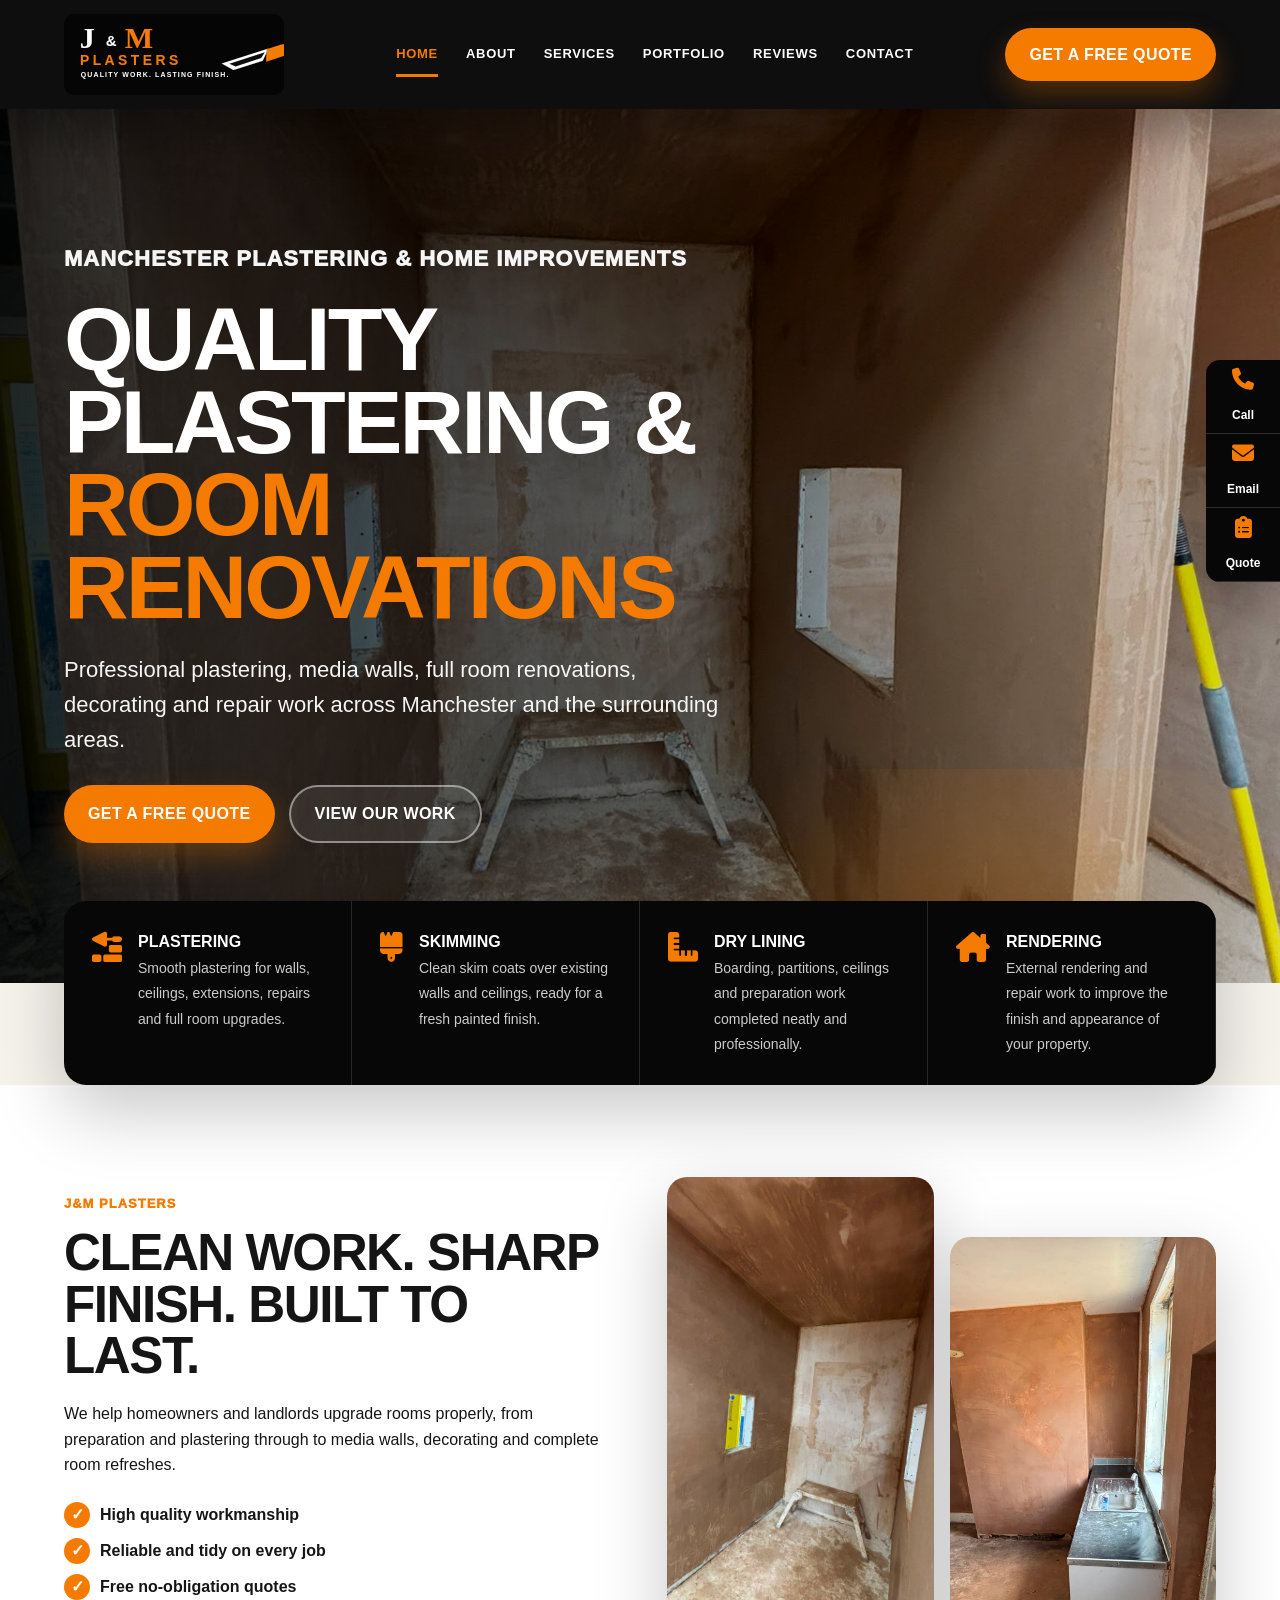
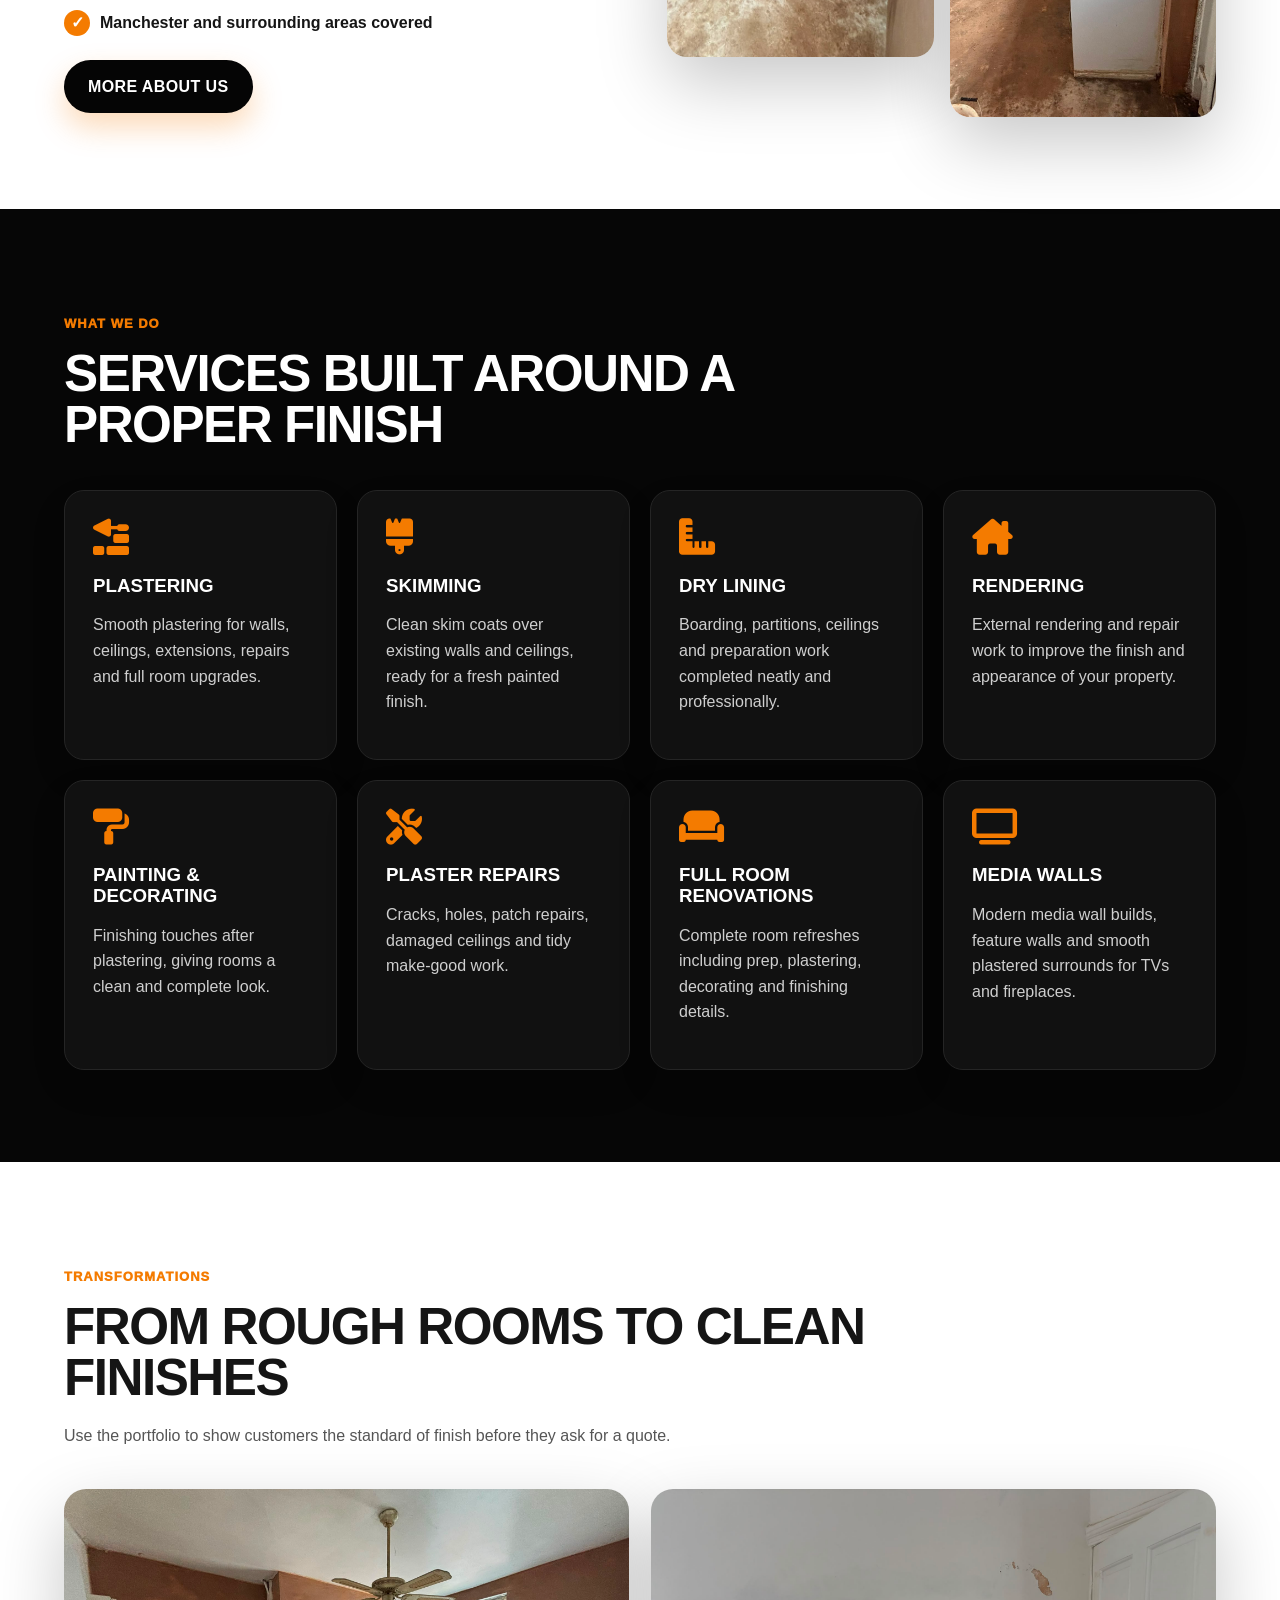
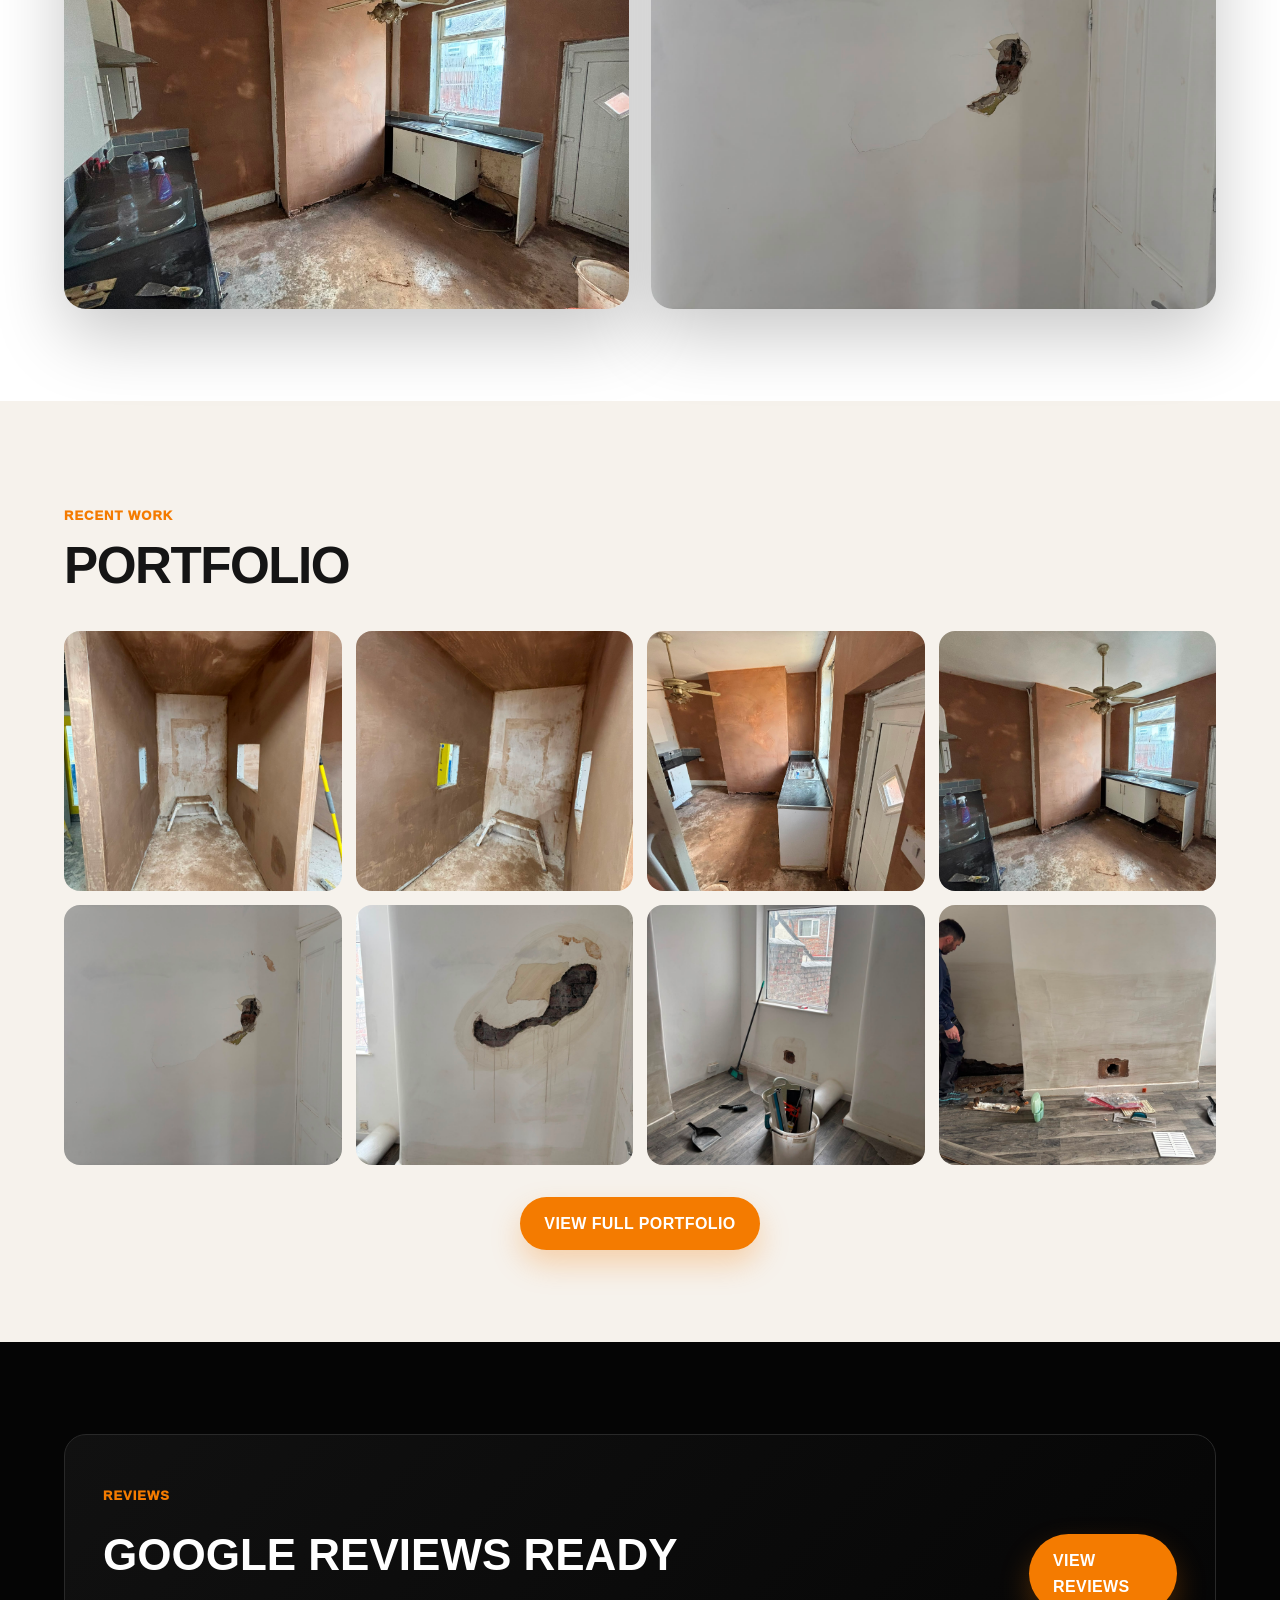
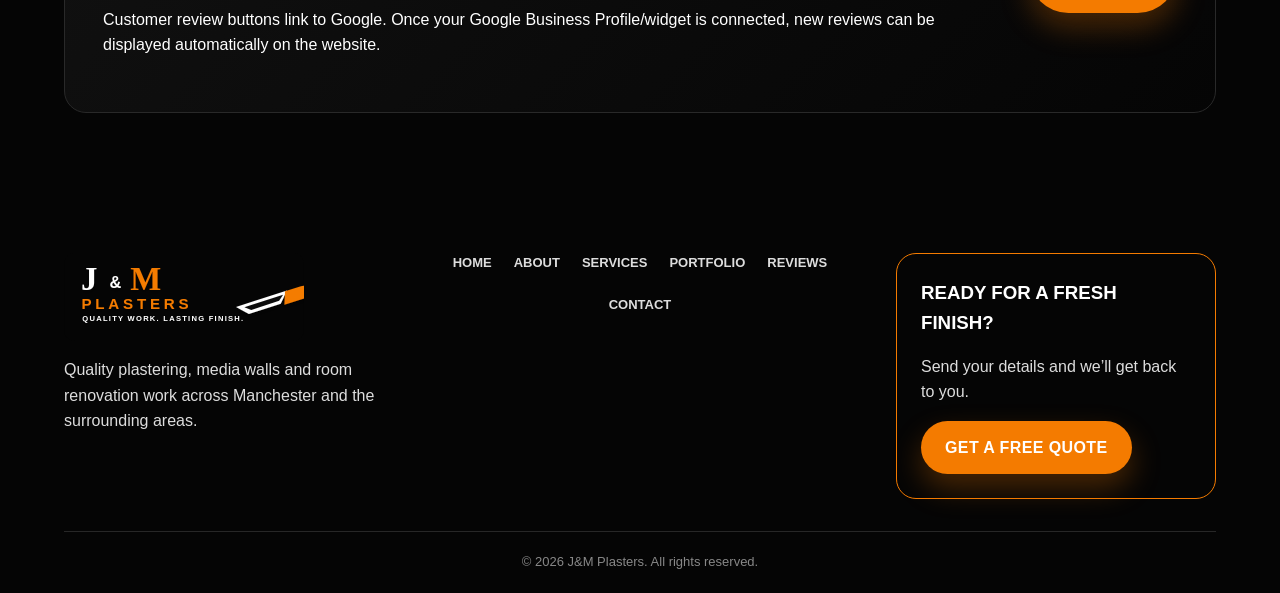
<file: index.html>
<!doctype html>
<html lang="en">
<head>
<meta charset="UTF-8">
<meta name="viewport" content="width=device-width, initial-scale=1.0">
<meta name="description" content="Professional plastering, media walls, full room renovations, skimming, rendering and decorating across Manchester and surrounding areas.">
<meta property="og:title" content="J&amp;M Plasters">
<meta property="og:description" content="Professional plastering, media walls, full room renovations, skimming, rendering and decorating across Manchester and surrounding areas.">
<meta property="og:image" content="images/branding/facebook-cover.svg">
<link rel="icon" href="favicon/favicon.svg">
<link rel="preconnect" href="https://cdnjs.cloudflare.com">
<link rel="stylesheet" href="https://cdnjs.cloudflare.com/ajax/libs/font-awesome/6.5.2/css/all.min.css">
<link rel="stylesheet" href="css/style.css">
<title>J&amp;M Plasters | Plastering &amp; Renovations Manchester</title>
</head>
<body>
<header class="site-header">
  <a class="brand" href="index.html"><img src="images/branding/logo.svg" alt="J&amp;M Plasters logo"></a>
  <button class="menu-toggle" aria-label="Open menu"><span></span><span></span><span></span></button>
  <nav class="nav"><a class="active" href="index.html">Home</a><a class="" href="about.html">About</a><a class="" href="services.html">Services</a><a class="" href="gallery.html">Portfolio</a><a class="" href="reviews.html">Reviews</a><a class="" href="contact.html">Contact</a></nav>
  <a class="header-quote" href="contact.html">Get a Free Quote</a>
</header>
<main>
<section class="hero" style="--hero:url('../images/portfolio/IMG-20260629-WA0004.jpg')">
  <div class="hero-panel reveal"><p class="eyebrow">Manchester plastering & home improvements</p><h1>Quality Plastering & <span>Room Renovations</span></h1><p>Professional plastering, media walls, full room renovations, decorating and repair work across Manchester and the surrounding areas.</p><div class="hero-actions"><a class="btn" href="contact.html">Get a Free Quote</a><a class="btn ghost" href="gallery.html">View Our Work</a></div></div>
</section>
<section class="mini-strip"><div class="mini-service"><i class="fa-solid fa-trowel-bricks"></i><div><strong>Plastering</strong><span>Smooth plastering for walls, ceilings, extensions, repairs and full room upgrades.</span></div></div><div class="mini-service"><i class="fa-solid fa-brush"></i><div><strong>Skimming</strong><span>Clean skim coats over existing walls and ceilings, ready for a fresh painted finish.</span></div></div><div class="mini-service"><i class="fa-solid fa-ruler-combined"></i><div><strong>Dry Lining</strong><span>Boarding, partitions, ceilings and preparation work completed neatly and professionally.</span></div></div><div class="mini-service"><i class="fa-solid fa-house-chimney"></i><div><strong>Rendering</strong><span>External rendering and repair work to improve the finish and appearance of your property.</span></div></div></section>
<section class="section intro-section">
  <div class="intro-copy reveal"><p class="eyebrow">J&amp;M Plasters</p><h2>Clean work. Sharp finish. Built to last.</h2><p>We help homeowners and landlords upgrade rooms properly, from preparation and plastering through to media walls, decorating and complete room refreshes.</p><ul class="check-list"><li>High quality workmanship</li><li>Reliable and tidy on every job</li><li>Free no-obligation quotes</li><li>Manchester and surrounding areas covered</li></ul><a class="btn dark" href="about.html">More About Us</a></div>
  <div class="image-stack reveal"><img src="images/portfolio/IMG-20260629-WA0005.jpg" alt="J&M Plasters portfolio work"><img src="images/portfolio/IMG-20260629-WA0006.jpg" alt="J&M Plasters portfolio work"></div>
</section>
<section class="section dark-section">
  <div class="section-title reveal"><p class="eyebrow">What we do</p><h2>Services built around a proper finish</h2></div>
  <div class="service-grid"><article class="service-card reveal"><i class="fa-solid fa-trowel-bricks"></i><h3>Plastering</h3><p>Smooth plastering for walls, ceilings, extensions, repairs and full room upgrades.</p></article><article class="service-card reveal"><i class="fa-solid fa-brush"></i><h3>Skimming</h3><p>Clean skim coats over existing walls and ceilings, ready for a fresh painted finish.</p></article><article class="service-card reveal"><i class="fa-solid fa-ruler-combined"></i><h3>Dry Lining</h3><p>Boarding, partitions, ceilings and preparation work completed neatly and professionally.</p></article><article class="service-card reveal"><i class="fa-solid fa-house-chimney"></i><h3>Rendering</h3><p>External rendering and repair work to improve the finish and appearance of your property.</p></article><article class="service-card reveal"><i class="fa-solid fa-paint-roller"></i><h3>Painting & Decorating</h3><p>Finishing touches after plastering, giving rooms a clean and complete look.</p></article><article class="service-card reveal"><i class="fa-solid fa-screwdriver-wrench"></i><h3>Plaster Repairs</h3><p>Cracks, holes, patch repairs, damaged ceilings and tidy make-good work.</p></article><article class="service-card reveal"><i class="fa-solid fa-couch"></i><h3>Full Room Renovations</h3><p>Complete room refreshes including prep, plastering, decorating and finishing details.</p></article><article class="service-card reveal"><i class="fa-solid fa-tv"></i><h3>Media Walls</h3><p>Modern media wall builds, feature walls and smooth plastered surrounds for TVs and fireplaces.</p></article></div>
</section>
<section class="section before-after">
  <div class="section-title reveal"><p class="eyebrow">Transformations</p><h2>From rough rooms to clean finishes</h2><p>Use the portfolio to show customers the standard of finish before they ask for a quote.</p></div>
  <div class="ba-grid"><img src="images/portfolio/IMG-20260629-WA0007.jpg" alt="J&M Plasters portfolio work"><img src="images/portfolio/IMG-20260629-WA0009.jpg" alt="J&M Plasters portfolio work"></div>
</section>
<section class="section portfolio-preview">
  <div class="section-title reveal"><p class="eyebrow">Recent work</p><h2>Portfolio</h2></div>
  <div class="preview-grid"><img class="reveal" src="images/portfolio/IMG-20260629-WA0004.jpg" alt="J&M Plasters portfolio work"><img class="reveal" src="images/portfolio/IMG-20260629-WA0005.jpg" alt="J&M Plasters portfolio work"><img class="reveal" src="images/portfolio/IMG-20260629-WA0006.jpg" alt="J&M Plasters portfolio work"><img class="reveal" src="images/portfolio/IMG-20260629-WA0007.jpg" alt="J&M Plasters portfolio work"><img class="reveal" src="images/portfolio/IMG-20260629-WA0009.jpg" alt="J&M Plasters portfolio work"><img class="reveal" src="images/portfolio/IMG-20260629-WA0010.jpg" alt="J&M Plasters portfolio work"><img class="reveal" src="images/portfolio/IMG-20260629-WA0011.jpg" alt="J&M Plasters portfolio work"><img class="reveal" src="images/portfolio/IMG-20260629-WA0012.jpg" alt="J&M Plasters portfolio work"></div>
  <div class="center"><a class="btn" href="gallery.html">View Full Portfolio</a></div>
</section>
<section class="section review-cta">
  <div class="review-box reveal"><div><p class="eyebrow">Reviews</p><h2>Google Reviews ready</h2><p>Customer review buttons link to Google. Once your Google Business Profile/widget is connected, new reviews can be displayed automatically on the website.</p></div><a class="btn" href="reviews.html">View Reviews</a></div>
</section>
</main>
<div class="floating-actions">
  <a href="tel:07534174533" aria-label="Call J&amp;M Plasters"><i class="fa-solid fa-phone"></i><span>Call</span></a>
  <a href="mailto:jandmplastering@gmail.com" aria-label="Email J&amp;M Plasters"><i class="fa-solid fa-envelope"></i><span>Email</span></a>
  <a href="contact.html" aria-label="Get a quote"><i class="fa-solid fa-clipboard-list"></i><span>Quote</span></a>
</div>
<footer class="footer">
  <div class="footer-grid">
    <div><img class="footer-logo" src="images/branding/logo.svg" alt="J&amp;M Plasters logo"><p>Quality plastering, media walls and room renovation work across Manchester and the surrounding areas.</p></div>
    <nav class="footer-nav"><a href="index.html">Home</a><a href="about.html">About</a><a href="services.html">Services</a><a href="gallery.html">Portfolio</a><a href="reviews.html">Reviews</a><a href="contact.html">Contact</a></nav>
    <div class="footer-card"><h3>Ready for a fresh finish?</h3><p>Send your details and we’ll get back to you.</p><a class="btn" href="contact.html">Get a Free Quote</a></div>
  </div>
  <p class="copyright">© 2026 J&amp;M Plasters. All rights reserved.</p>
</footer>
<script src="js/script.js"></script>
</body></html>
</file>
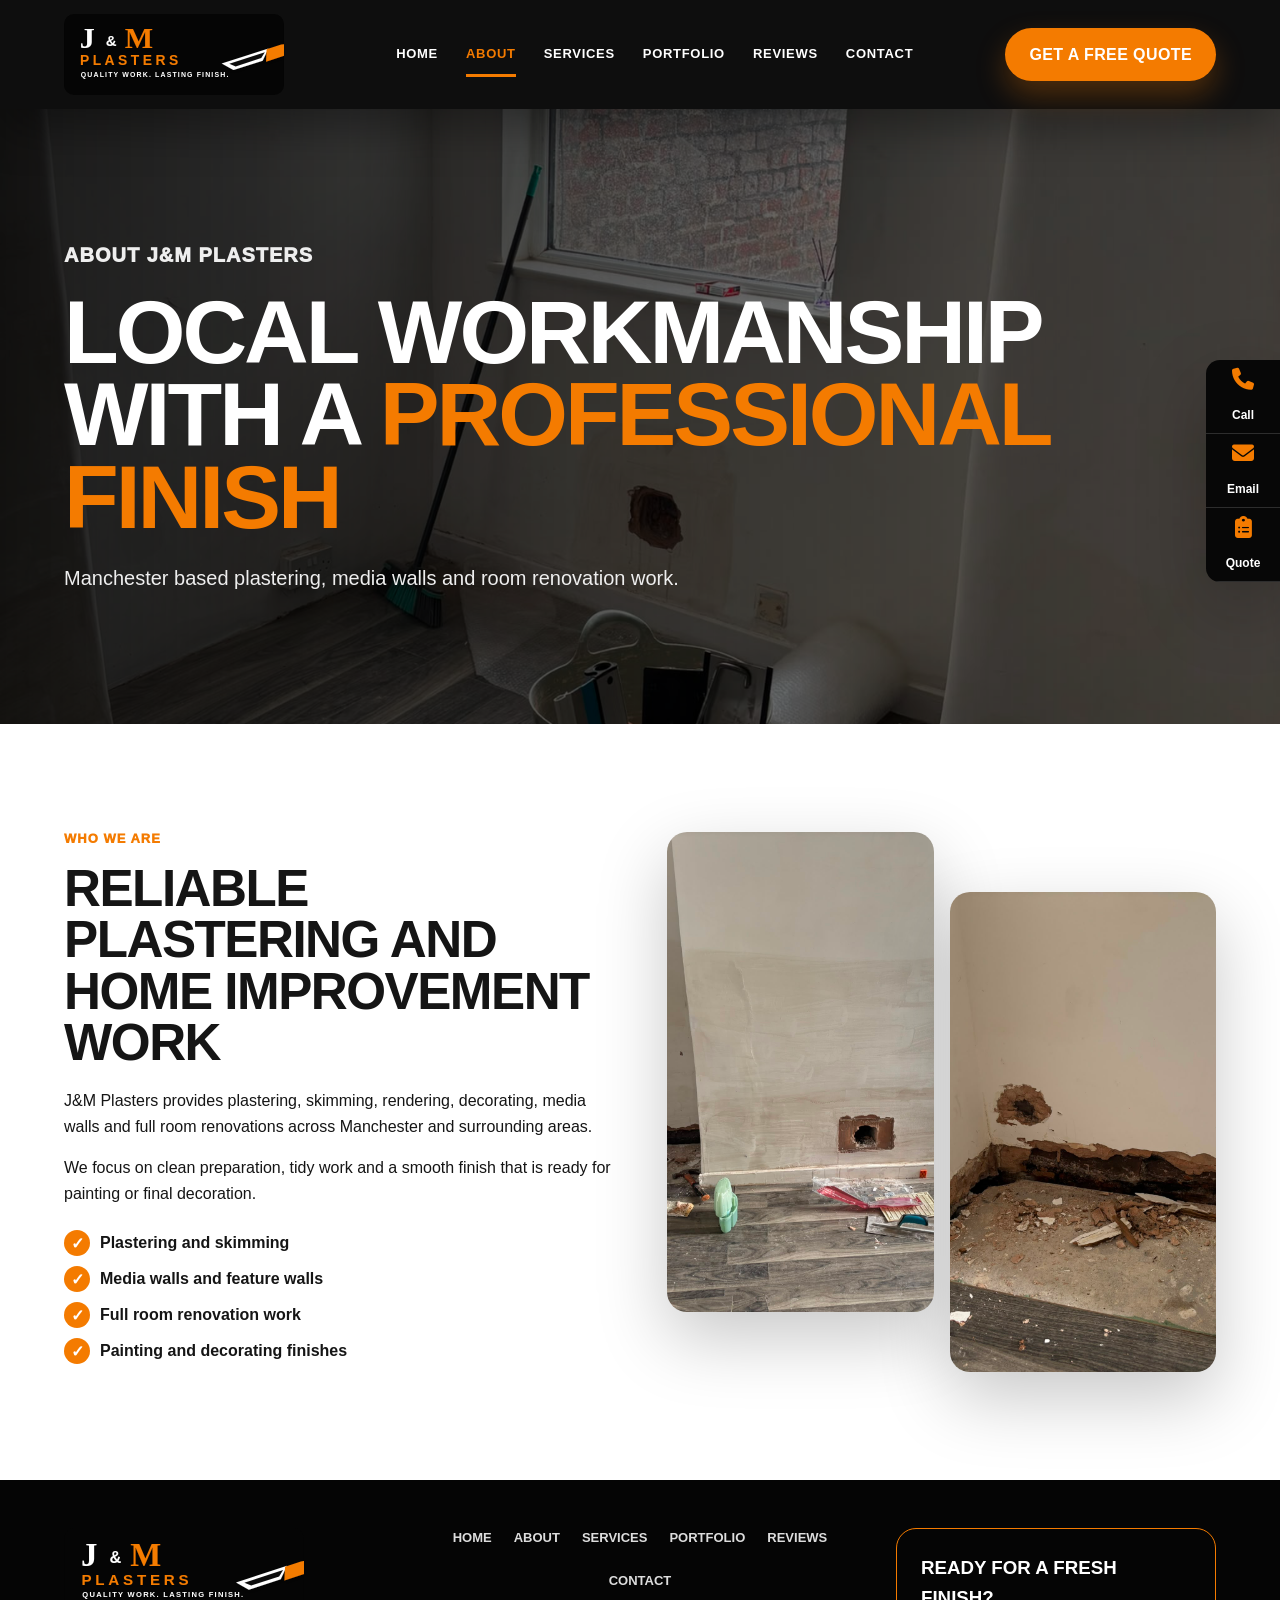
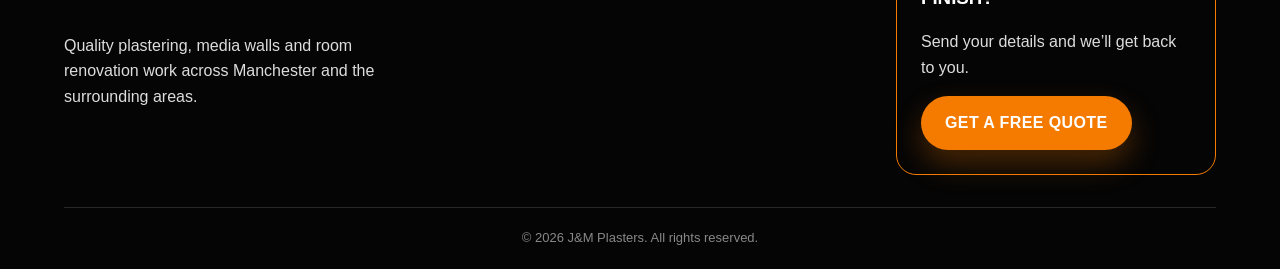
<file: about.html>
<!doctype html>
<html lang="en">
<head>
<meta charset="UTF-8">
<meta name="viewport" content="width=device-width, initial-scale=1.0">
<meta name="description" content="About J&amp;M Plasters, a Manchester based plastering and renovation service covering surrounding areas.">
<meta property="og:title" content="J&amp;M Plasters">
<meta property="og:description" content="About J&amp;M Plasters, a Manchester based plastering and renovation service covering surrounding areas.">
<meta property="og:image" content="images/branding/facebook-cover.svg">
<link rel="icon" href="favicon/favicon.svg">
<link rel="preconnect" href="https://cdnjs.cloudflare.com">
<link rel="stylesheet" href="https://cdnjs.cloudflare.com/ajax/libs/font-awesome/6.5.2/css/all.min.css">
<link rel="stylesheet" href="css/style.css">
<title>About | J&amp;M Plasters</title>
</head>
<body>
<header class="site-header">
  <a class="brand" href="index.html"><img src="images/branding/logo.svg" alt="J&amp;M Plasters logo"></a>
  <button class="menu-toggle" aria-label="Open menu"><span></span><span></span><span></span></button>
  <nav class="nav"><a class="" href="index.html">Home</a><a class="active" href="about.html">About</a><a class="" href="services.html">Services</a><a class="" href="gallery.html">Portfolio</a><a class="" href="reviews.html">Reviews</a><a class="" href="contact.html">Contact</a></nav>
  <a class="header-quote" href="contact.html">Get a Free Quote</a>
</header>
<main><section class="page-hero" style="--hero:url('../images/portfolio/IMG-20260629-WA0011.jpg')"><p class="eyebrow">About J&amp;M Plasters</p><h1>Local Workmanship With a <span>Professional Finish</span></h1><p>Manchester based plastering, media walls and room renovation work.</p></section><section class="section intro-section"><div class="intro-copy"><p class="eyebrow">Who we are</p><h2>Reliable plastering and home improvement work</h2><p>J&amp;M Plasters provides plastering, skimming, rendering, decorating, media walls and full room renovations across Manchester and surrounding areas.</p><p>We focus on clean preparation, tidy work and a smooth finish that is ready for painting or final decoration.</p><ul class="check-list"><li>Plastering and skimming</li><li>Media walls and feature walls</li><li>Full room renovation work</li><li>Painting and decorating finishes</li></ul></div><div class="image-stack"><img src="images/portfolio/IMG-20260629-WA0012.jpg" alt="J&M Plasters portfolio work"><img src="images/portfolio/IMG-20260629-WA0013.jpg" alt="J&M Plasters portfolio work"></div></section></main><div class="floating-actions">
  <a href="tel:07534174533" aria-label="Call J&amp;M Plasters"><i class="fa-solid fa-phone"></i><span>Call</span></a>
  <a href="mailto:jandmplastering@gmail.com" aria-label="Email J&amp;M Plasters"><i class="fa-solid fa-envelope"></i><span>Email</span></a>
  <a href="contact.html" aria-label="Get a quote"><i class="fa-solid fa-clipboard-list"></i><span>Quote</span></a>
</div>
<footer class="footer">
  <div class="footer-grid">
    <div><img class="footer-logo" src="images/branding/logo.svg" alt="J&amp;M Plasters logo"><p>Quality plastering, media walls and room renovation work across Manchester and the surrounding areas.</p></div>
    <nav class="footer-nav"><a href="index.html">Home</a><a href="about.html">About</a><a href="services.html">Services</a><a href="gallery.html">Portfolio</a><a href="reviews.html">Reviews</a><a href="contact.html">Contact</a></nav>
    <div class="footer-card"><h3>Ready for a fresh finish?</h3><p>Send your details and we’ll get back to you.</p><a class="btn" href="contact.html">Get a Free Quote</a></div>
  </div>
  <p class="copyright">© 2026 J&amp;M Plasters. All rights reserved.</p>
</footer>
<script src="js/script.js"></script></body></html>
</file>
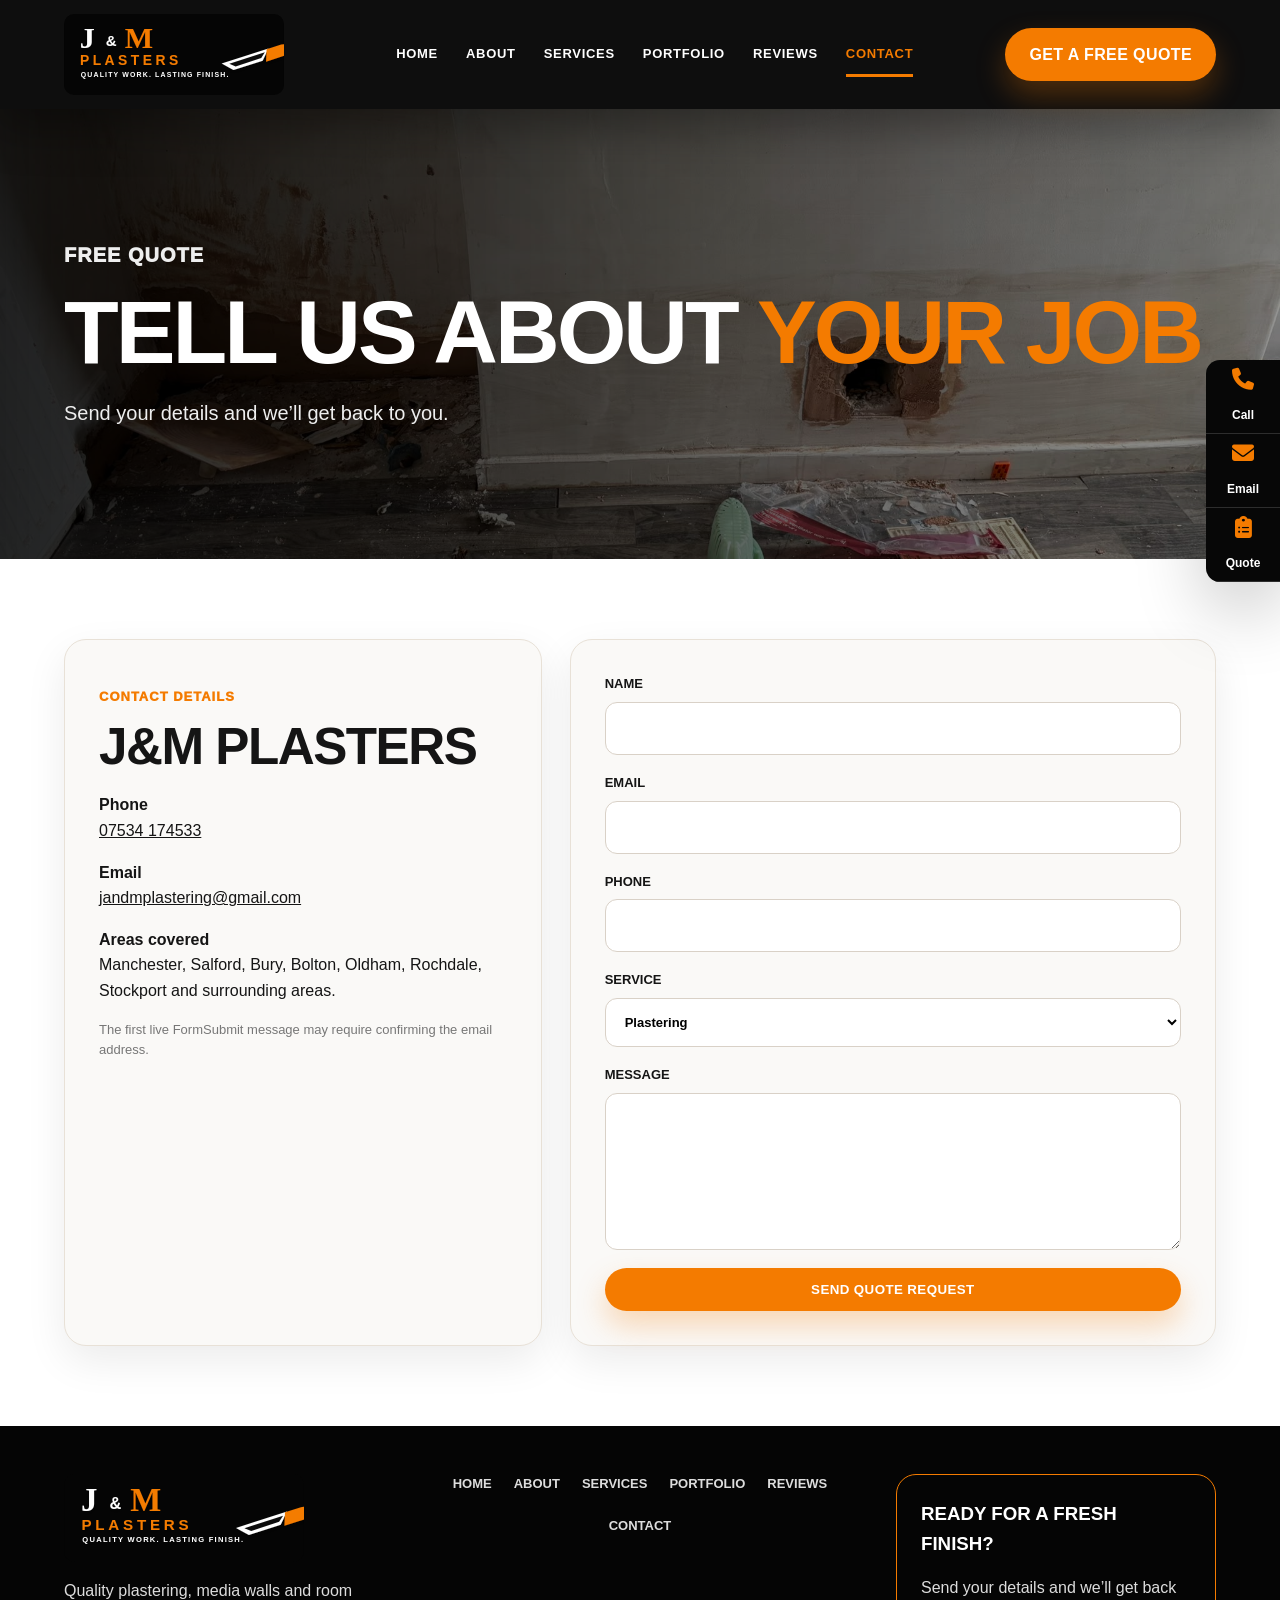
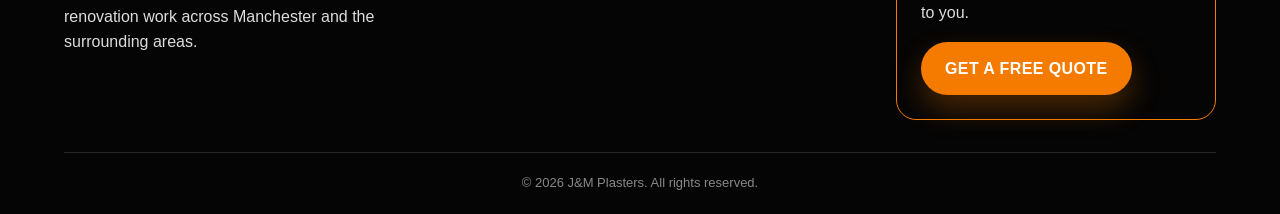
<file: contact.html>
<!doctype html>
<html lang="en">
<head>
<meta charset="UTF-8">
<meta name="viewport" content="width=device-width, initial-scale=1.0">
<meta name="description" content="Contact J&amp;M Plasters for a free plastering, media wall or room renovation quote across Manchester.">
<meta property="og:title" content="J&amp;M Plasters">
<meta property="og:description" content="Contact J&amp;M Plasters for a free plastering, media wall or room renovation quote across Manchester.">
<meta property="og:image" content="images/branding/facebook-cover.svg">
<link rel="icon" href="favicon/favicon.svg">
<link rel="preconnect" href="https://cdnjs.cloudflare.com">
<link rel="stylesheet" href="https://cdnjs.cloudflare.com/ajax/libs/font-awesome/6.5.2/css/all.min.css">
<link rel="stylesheet" href="css/style.css">
<title>Contact | J&amp;M Plasters</title>
</head>
<body>
<header class="site-header">
  <a class="brand" href="index.html"><img src="images/branding/logo.svg" alt="J&amp;M Plasters logo"></a>
  <button class="menu-toggle" aria-label="Open menu"><span></span><span></span><span></span></button>
  <nav class="nav"><a class="" href="index.html">Home</a><a class="" href="about.html">About</a><a class="" href="services.html">Services</a><a class="" href="gallery.html">Portfolio</a><a class="" href="reviews.html">Reviews</a><a class="active" href="contact.html">Contact</a></nav>
  <a class="header-quote" href="contact.html">Get a Free Quote</a>
</header>
<main><section class="page-hero" style="--hero:url('../images/portfolio/IMG-20260629-WA0016(1).jpg')"><p class="eyebrow">Free quote</p><h1>Tell Us About <span>Your Job</span></h1><p>Send your details and we’ll get back to you.</p></section><section class="contact-layout"><aside class="contact-card"><p class="eyebrow">Contact details</p><h2>J&amp;M Plasters</h2><p><strong>Phone</strong><br><a href="tel:07534174533">07534 174533</a></p><p><strong>Email</strong><br><a href="mailto:jandmplastering@gmail.com">jandmplastering@gmail.com</a></p><p><strong>Areas covered</strong><br>Manchester, Salford, Bury, Bolton, Oldham, Rochdale, Stockport and surrounding areas.</p><p class="notice">The first live FormSubmit message may require confirming the email address.</p></aside><form class="quote-form" action="https://formsubmit.co/jandmplastering@gmail.com" method="POST"><input type="hidden" name="_subject" value="New quote request from J&M Plasters website"><input type="hidden" name="_captcha" value="false"><label>Name<input name="name" required></label><label>Email<input type="email" name="email" required></label><label>Phone<input name="phone"></label><label>Service<select name="service"><option>Plastering</option><option>Skimming</option><option>Media Wall</option><option>Full Room Renovation</option><option>Painting & Decorating</option><option>Rendering</option><option>Repair Work</option></select></label><label>Message<textarea name="message" rows="6" required></textarea></label><button class="btn" type="submit">Send Quote Request</button></form></section></main><div class="floating-actions">
  <a href="tel:07534174533" aria-label="Call J&amp;M Plasters"><i class="fa-solid fa-phone"></i><span>Call</span></a>
  <a href="mailto:jandmplastering@gmail.com" aria-label="Email J&amp;M Plasters"><i class="fa-solid fa-envelope"></i><span>Email</span></a>
  <a href="contact.html" aria-label="Get a quote"><i class="fa-solid fa-clipboard-list"></i><span>Quote</span></a>
</div>
<footer class="footer">
  <div class="footer-grid">
    <div><img class="footer-logo" src="images/branding/logo.svg" alt="J&amp;M Plasters logo"><p>Quality plastering, media walls and room renovation work across Manchester and the surrounding areas.</p></div>
    <nav class="footer-nav"><a href="index.html">Home</a><a href="about.html">About</a><a href="services.html">Services</a><a href="gallery.html">Portfolio</a><a href="reviews.html">Reviews</a><a href="contact.html">Contact</a></nav>
    <div class="footer-card"><h3>Ready for a fresh finish?</h3><p>Send your details and we’ll get back to you.</p><a class="btn" href="contact.html">Get a Free Quote</a></div>
  </div>
  <p class="copyright">© 2026 J&amp;M Plasters. All rights reserved.</p>
</footer>
<script src="js/script.js"></script></body></html>
</file>
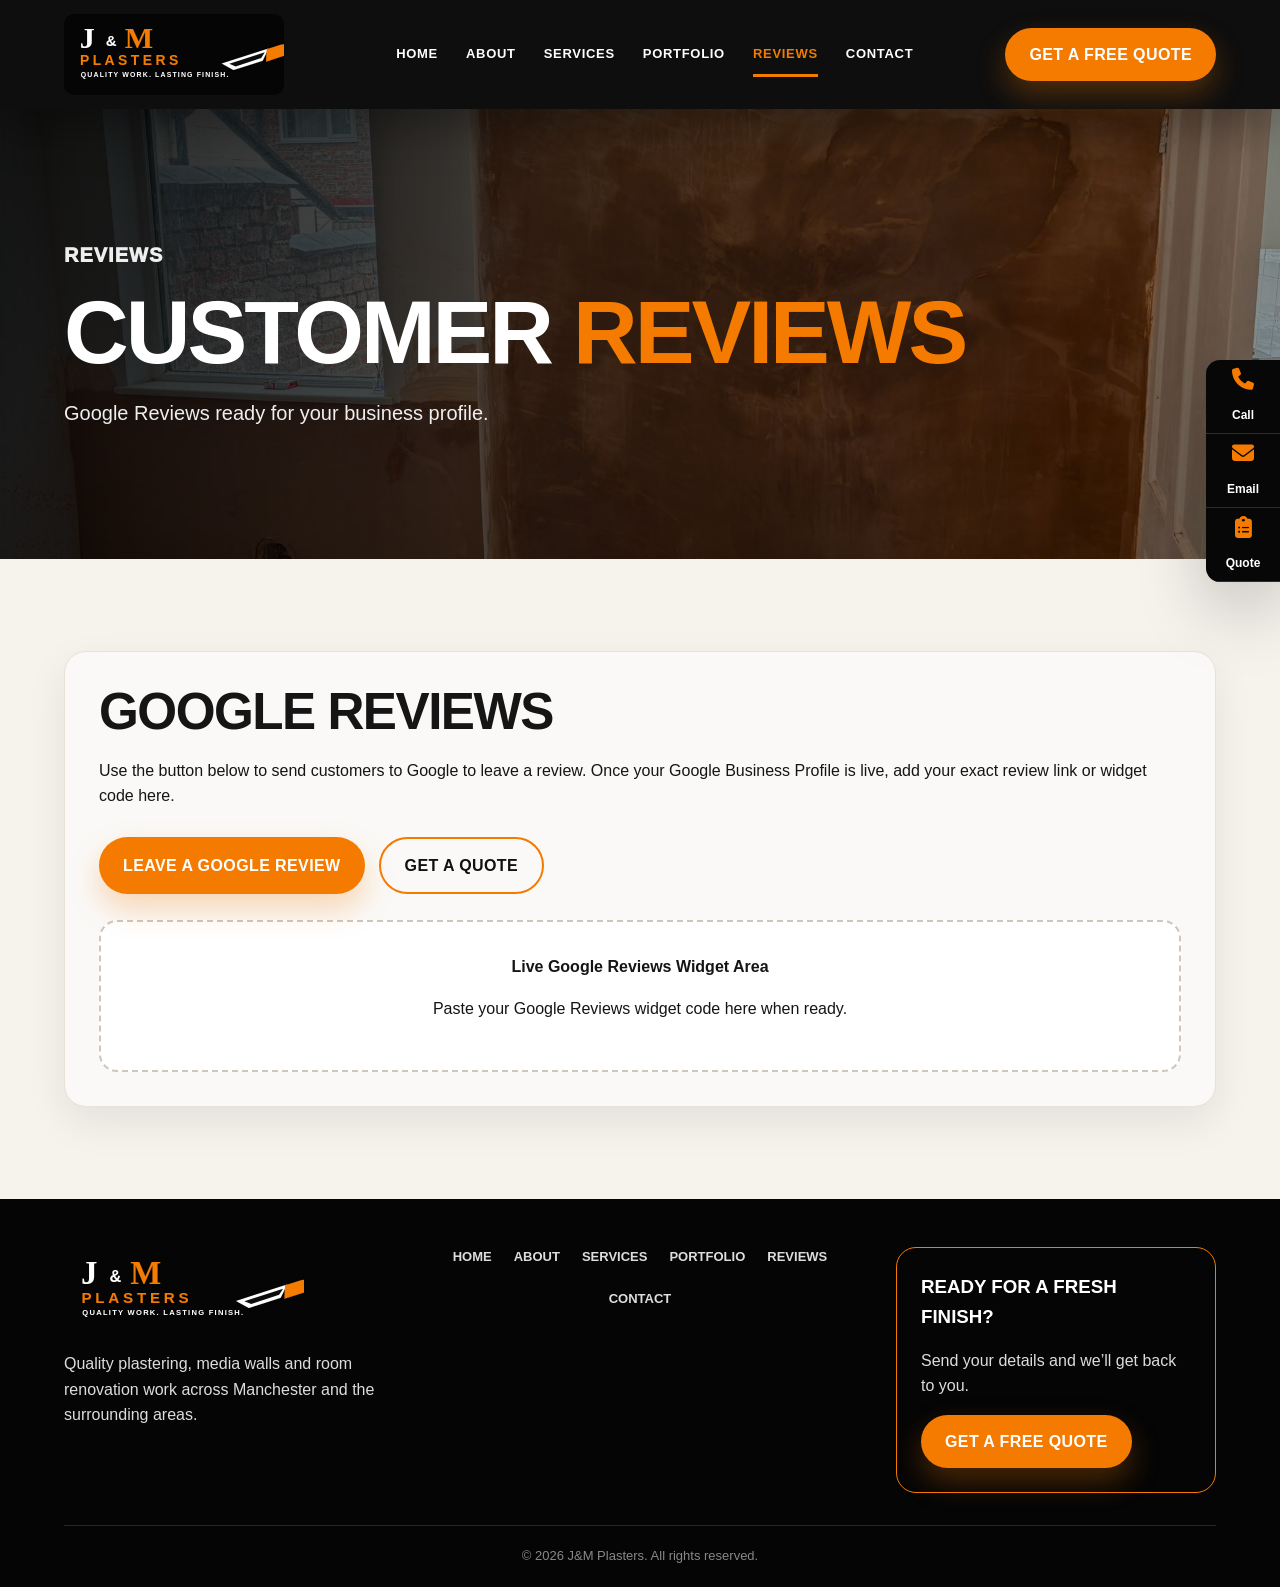
<file: reviews.html>
<!doctype html>
<html lang="en">
<head>
<meta charset="UTF-8">
<meta name="viewport" content="width=device-width, initial-scale=1.0">
<meta name="description" content="Leave a Google review for J&amp;M Plasters or connect a Google Reviews widget to display live reviews.">
<meta property="og:title" content="J&amp;M Plasters">
<meta property="og:description" content="Leave a Google review for J&amp;M Plasters or connect a Google Reviews widget to display live reviews.">
<meta property="og:image" content="images/branding/facebook-cover.svg">
<link rel="icon" href="favicon/favicon.svg">
<link rel="preconnect" href="https://cdnjs.cloudflare.com">
<link rel="stylesheet" href="https://cdnjs.cloudflare.com/ajax/libs/font-awesome/6.5.2/css/all.min.css">
<link rel="stylesheet" href="css/style.css">
<title>Reviews | J&amp;M Plasters</title>
</head>
<body>
<header class="site-header">
  <a class="brand" href="index.html"><img src="images/branding/logo.svg" alt="J&amp;M Plasters logo"></a>
  <button class="menu-toggle" aria-label="Open menu"><span></span><span></span><span></span></button>
  <nav class="nav"><a class="" href="index.html">Home</a><a class="" href="about.html">About</a><a class="" href="services.html">Services</a><a class="" href="gallery.html">Portfolio</a><a class="active" href="reviews.html">Reviews</a><a class="" href="contact.html">Contact</a></nav>
  <a class="header-quote" href="contact.html">Get a Free Quote</a>
</header>
<main><section class="page-hero" style="--hero:url('../images/portfolio/IMG-20260629-WA0015.jpg')"><p class="eyebrow">Reviews</p><h1>Customer <span>Reviews</span></h1><p>Google Reviews ready for your business profile.</p></section><section class="section"><div class="review-widget-card"><h2>Google Reviews</h2><p>Use the button below to send customers to Google to leave a review. Once your Google Business Profile is live, add your exact review link or widget code here.</p><div class="hero-actions"><a class="btn" href="https://www.google.com/search?q=J%26M+Plasters+Manchester+reviews" target="_blank" rel="noopener">Leave a Google Review</a><a class="btn ghost-dark" href="contact.html">Get a Quote</a></div><div class="widget-placeholder"><strong>Live Google Reviews Widget Area</strong><p>Paste your Google Reviews widget code here when ready.</p></div></div></section></main><div class="floating-actions">
  <a href="tel:07534174533" aria-label="Call J&amp;M Plasters"><i class="fa-solid fa-phone"></i><span>Call</span></a>
  <a href="mailto:jandmplastering@gmail.com" aria-label="Email J&amp;M Plasters"><i class="fa-solid fa-envelope"></i><span>Email</span></a>
  <a href="contact.html" aria-label="Get a quote"><i class="fa-solid fa-clipboard-list"></i><span>Quote</span></a>
</div>
<footer class="footer">
  <div class="footer-grid">
    <div><img class="footer-logo" src="images/branding/logo.svg" alt="J&amp;M Plasters logo"><p>Quality plastering, media walls and room renovation work across Manchester and the surrounding areas.</p></div>
    <nav class="footer-nav"><a href="index.html">Home</a><a href="about.html">About</a><a href="services.html">Services</a><a href="gallery.html">Portfolio</a><a href="reviews.html">Reviews</a><a href="contact.html">Contact</a></nav>
    <div class="footer-card"><h3>Ready for a fresh finish?</h3><p>Send your details and we’ll get back to you.</p><a class="btn" href="contact.html">Get a Free Quote</a></div>
  </div>
  <p class="copyright">© 2026 J&amp;M Plasters. All rights reserved.</p>
</footer>
<script src="js/script.js"></script></body></html>
</file>
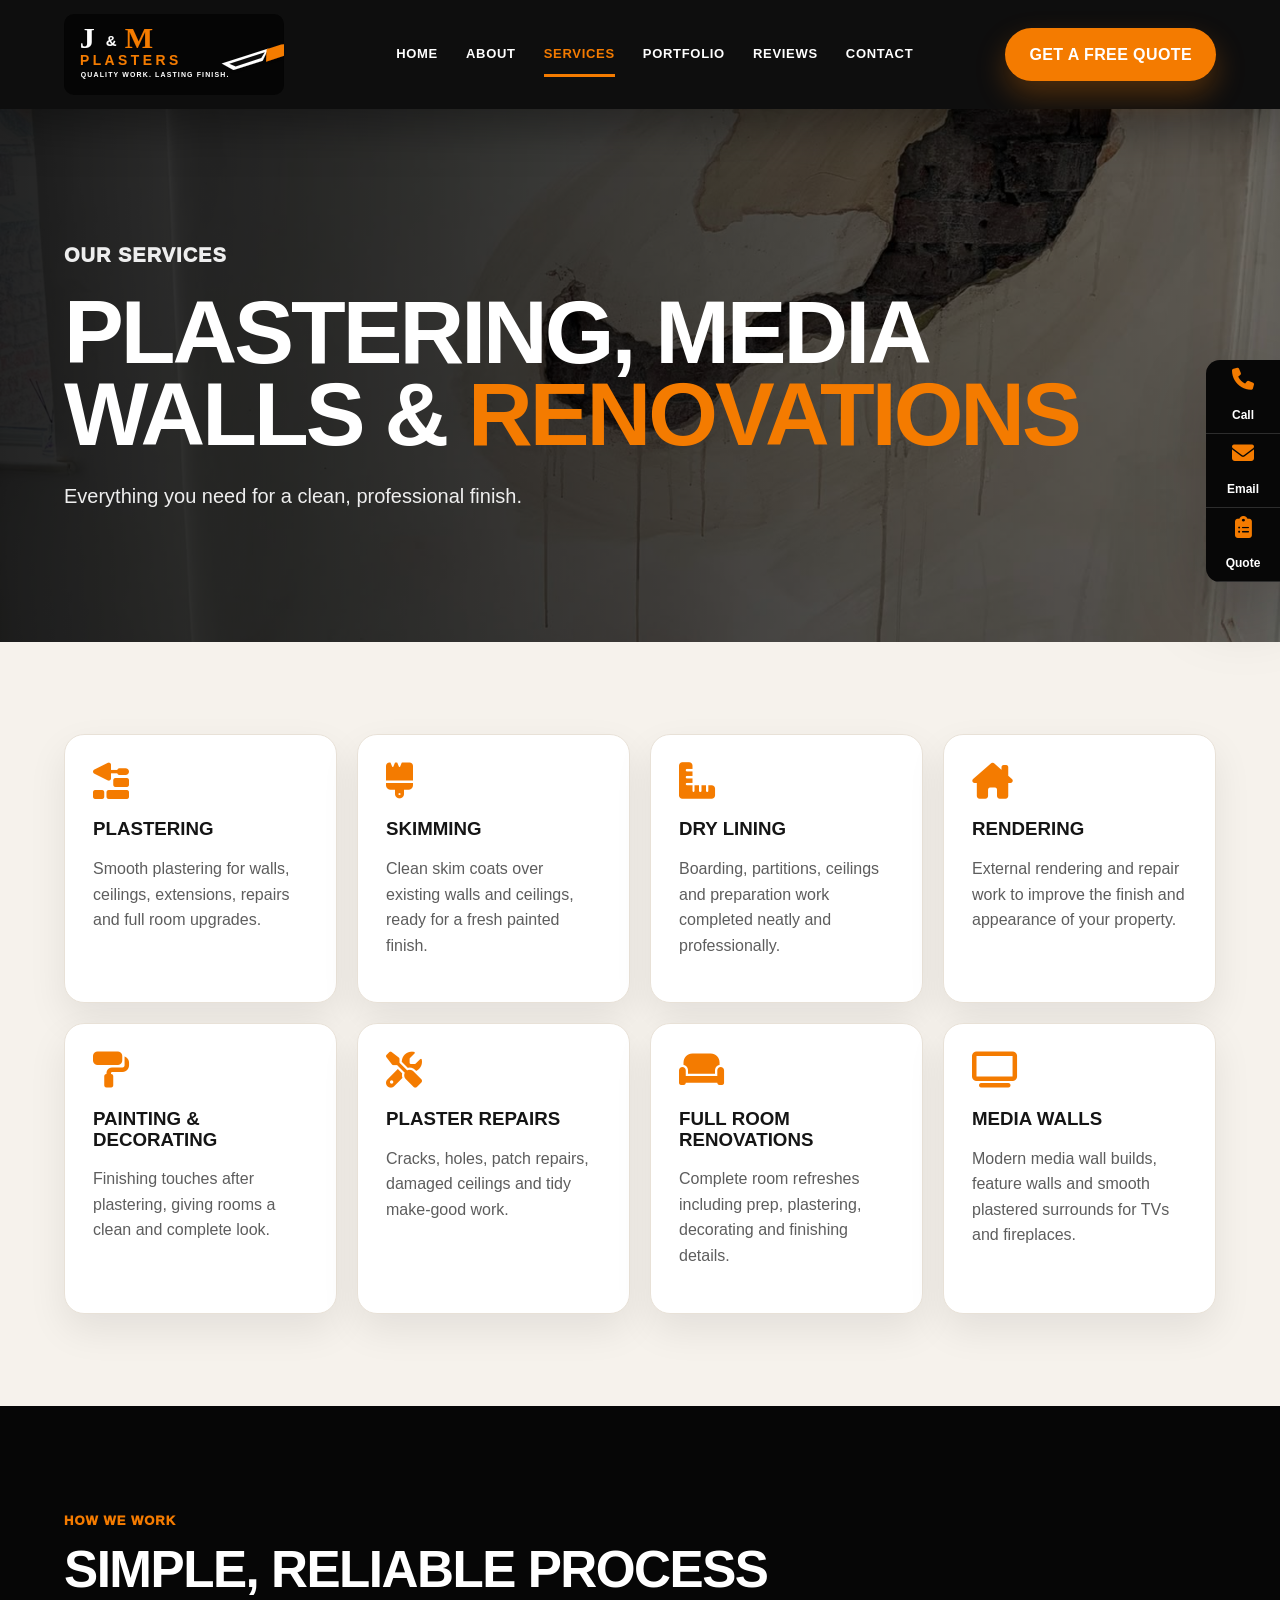
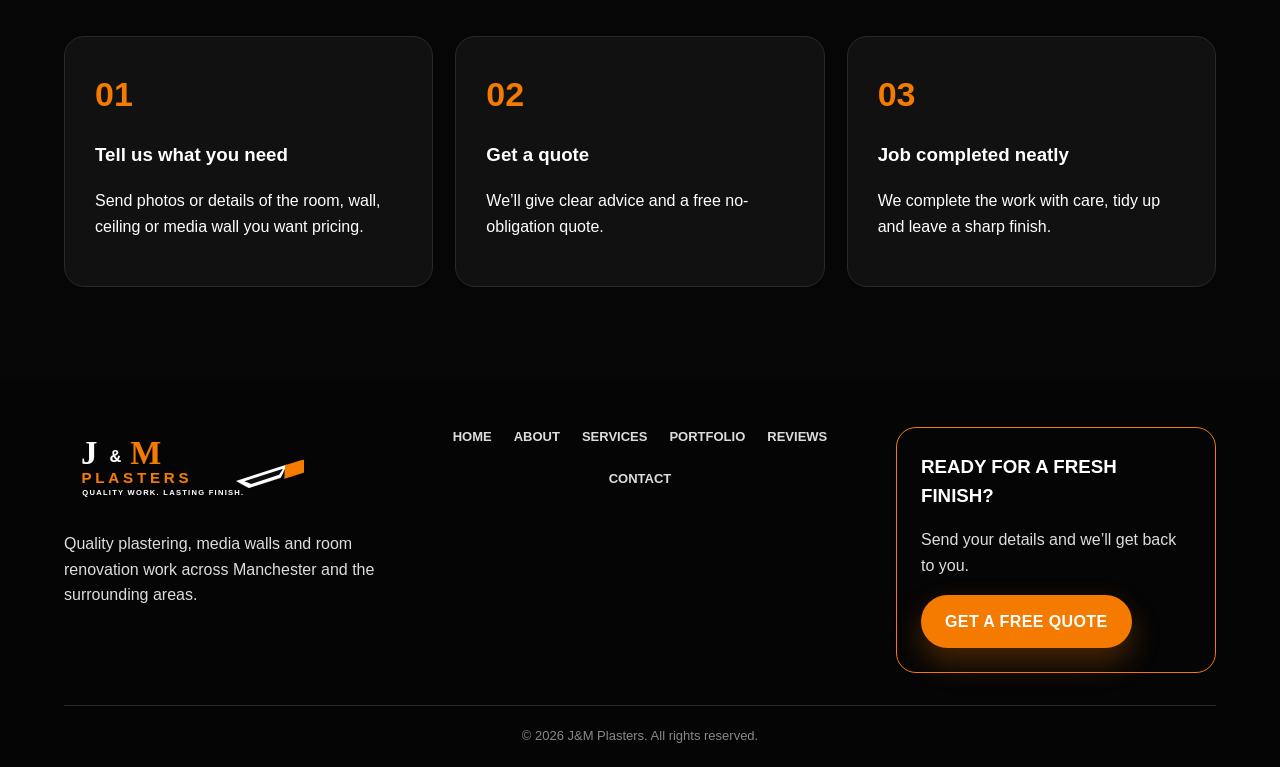
<file: services.html>
<!doctype html>
<html lang="en">
<head>
<meta charset="UTF-8">
<meta name="viewport" content="width=device-width, initial-scale=1.0">
<meta name="description" content="Plastering, skimming, rendering, dry lining, painting and decorating, media walls and full room renovations in Manchester.">
<meta property="og:title" content="J&amp;M Plasters">
<meta property="og:description" content="Plastering, skimming, rendering, dry lining, painting and decorating, media walls and full room renovations in Manchester.">
<meta property="og:image" content="images/branding/facebook-cover.svg">
<link rel="icon" href="favicon/favicon.svg">
<link rel="preconnect" href="https://cdnjs.cloudflare.com">
<link rel="stylesheet" href="https://cdnjs.cloudflare.com/ajax/libs/font-awesome/6.5.2/css/all.min.css">
<link rel="stylesheet" href="css/style.css">
<title>Services | J&amp;M Plasters</title>
</head>
<body>
<header class="site-header">
  <a class="brand" href="index.html"><img src="images/branding/logo.svg" alt="J&amp;M Plasters logo"></a>
  <button class="menu-toggle" aria-label="Open menu"><span></span><span></span><span></span></button>
  <nav class="nav"><a class="" href="index.html">Home</a><a class="" href="about.html">About</a><a class="active" href="services.html">Services</a><a class="" href="gallery.html">Portfolio</a><a class="" href="reviews.html">Reviews</a><a class="" href="contact.html">Contact</a></nav>
  <a class="header-quote" href="contact.html">Get a Free Quote</a>
</header>
<main><section class="page-hero" style="--hero:url('../images/portfolio/IMG-20260629-WA0010.jpg')"><p class="eyebrow">Our services</p><h1>Plastering, Media Walls & <span>Renovations</span></h1><p>Everything you need for a clean, professional finish.</p></section><section class="section"><div class="service-grid"><article class="service-card reveal"><i class="fa-solid fa-trowel-bricks"></i><h3>Plastering</h3><p>Smooth plastering for walls, ceilings, extensions, repairs and full room upgrades.</p></article><article class="service-card reveal"><i class="fa-solid fa-brush"></i><h3>Skimming</h3><p>Clean skim coats over existing walls and ceilings, ready for a fresh painted finish.</p></article><article class="service-card reveal"><i class="fa-solid fa-ruler-combined"></i><h3>Dry Lining</h3><p>Boarding, partitions, ceilings and preparation work completed neatly and professionally.</p></article><article class="service-card reveal"><i class="fa-solid fa-house-chimney"></i><h3>Rendering</h3><p>External rendering and repair work to improve the finish and appearance of your property.</p></article><article class="service-card reveal"><i class="fa-solid fa-paint-roller"></i><h3>Painting & Decorating</h3><p>Finishing touches after plastering, giving rooms a clean and complete look.</p></article><article class="service-card reveal"><i class="fa-solid fa-screwdriver-wrench"></i><h3>Plaster Repairs</h3><p>Cracks, holes, patch repairs, damaged ceilings and tidy make-good work.</p></article><article class="service-card reveal"><i class="fa-solid fa-couch"></i><h3>Full Room Renovations</h3><p>Complete room refreshes including prep, plastering, decorating and finishing details.</p></article><article class="service-card reveal"><i class="fa-solid fa-tv"></i><h3>Media Walls</h3><p>Modern media wall builds, feature walls and smooth plastered surrounds for TVs and fireplaces.</p></article></div></section><section class="section dark-section"><div class="section-title"><p class="eyebrow">How we work</p><h2>Simple, reliable process</h2></div><div class="steps"><div><b>01</b><h3>Tell us what you need</h3><p>Send photos or details of the room, wall, ceiling or media wall you want pricing.</p></div><div><b>02</b><h3>Get a quote</h3><p>We’ll give clear advice and a free no-obligation quote.</p></div><div><b>03</b><h3>Job completed neatly</h3><p>We complete the work with care, tidy up and leave a sharp finish.</p></div></div></section></main><div class="floating-actions">
  <a href="tel:07534174533" aria-label="Call J&amp;M Plasters"><i class="fa-solid fa-phone"></i><span>Call</span></a>
  <a href="mailto:jandmplastering@gmail.com" aria-label="Email J&amp;M Plasters"><i class="fa-solid fa-envelope"></i><span>Email</span></a>
  <a href="contact.html" aria-label="Get a quote"><i class="fa-solid fa-clipboard-list"></i><span>Quote</span></a>
</div>
<footer class="footer">
  <div class="footer-grid">
    <div><img class="footer-logo" src="images/branding/logo.svg" alt="J&amp;M Plasters logo"><p>Quality plastering, media walls and room renovation work across Manchester and the surrounding areas.</p></div>
    <nav class="footer-nav"><a href="index.html">Home</a><a href="about.html">About</a><a href="services.html">Services</a><a href="gallery.html">Portfolio</a><a href="reviews.html">Reviews</a><a href="contact.html">Contact</a></nav>
    <div class="footer-card"><h3>Ready for a fresh finish?</h3><p>Send your details and we’ll get back to you.</p><a class="btn" href="contact.html">Get a Free Quote</a></div>
  </div>
  <p class="copyright">© 2026 J&amp;M Plasters. All rights reserved.</p>
</footer>
<script src="js/script.js"></script></body></html>
</file>
<file: css/style.css>
:root{--orange:#f47b00;--orange2:#ff9a1f;--black:#050505;--soft:#f6f2ec;--text:#151515;--muted:#686868;--border:#e8e1d7;--shadow:0 26px 70px rgba(0,0,0,.22)}*{box-sizing:border-box}html{scroll-behavior:smooth}body{margin:0;font-family:Inter,Arial,Helvetica,sans-serif;background:var(--soft);color:var(--text);line-height:1.6}img{display:block;max-width:100%}a{color:inherit}.site-header{position:sticky;top:0;z-index:50;background:rgba(5,5,5,.96);backdrop-filter:blur(14px);display:grid;grid-template-columns:240px 1fr auto;align-items:center;gap:28px;padding:14px 5%;box-shadow:0 18px 45px rgba(0,0,0,.36)}.brand img{width:220px}.nav{display:flex;justify-content:center;gap:28px}.nav a{color:#fff;text-decoration:none;text-transform:uppercase;font-weight:900;font-size:13px;letter-spacing:.7px;position:relative}.nav a:hover,.nav a.active{color:var(--orange)}.nav a:after{content:"";position:absolute;left:0;right:0;bottom:-12px;height:3px;background:var(--orange);transform:scaleX(0);transition:.25s}.nav a:hover:after,.nav a.active:after{transform:scaleX(1)}.header-quote,.btn{display:inline-flex;align-items:center;justify-content:center;gap:10px;background:var(--orange);color:#fff;text-decoration:none;border:0;border-radius:999px;padding:14px 24px;font-weight:900;text-transform:uppercase;letter-spacing:.4px;box-shadow:0 14px 30px rgba(244,123,0,.28);cursor:pointer}.header-quote:hover,.btn:hover{background:var(--orange2);transform:translateY(-1px)}.btn.dark{background:#050505}.btn.ghost{background:rgba(255,255,255,.08);border:2px solid rgba(255,255,255,.45);box-shadow:none}.btn.ghost-dark{background:transparent;color:#111;border:2px solid var(--orange);box-shadow:none}.menu-toggle{display:none;background:transparent;border:0;width:42px;gap:6px;flex-direction:column}.menu-toggle span{height:3px;background:#fff;border-radius:6px}.hero{min-height:760px;padding:110px 5% 140px;display:flex;align-items:center;color:#fff;background:linear-gradient(90deg,rgba(0,0,0,.86),rgba(0,0,0,.54),rgba(0,0,0,.12)),var(--hero) center/cover no-repeat;position:relative;overflow:hidden}.hero:before{content:"";position:absolute;inset:auto -12% -35% 45%;height:520px;background:radial-gradient(circle,rgba(244,123,0,.32),transparent 67%)}.hero-panel{max-width:790px;position:relative}.eyebrow{color:var(--orange);font-weight:1000;text-transform:uppercase;letter-spacing:1px;font-size:13px}.hero h1,.page-hero h1{font-size:clamp(48px,7vw,100px);line-height:.92;margin:10px 0 24px;text-transform:uppercase;letter-spacing:-3px}.hero h1 span,.page-hero h1 span{color:var(--orange)}.hero p{font-size:22px;max-width:680px;color:#f5f5f5}.hero-actions{display:flex;gap:14px;flex-wrap:wrap;margin-top:28px}.mini-strip{position:relative;z-index:3;margin:-82px 5% 0;background:#070707;color:#fff;border-radius:22px;box-shadow:var(--shadow);display:grid;grid-template-columns:repeat(4,1fr);overflow:hidden}.mini-service{padding:28px;border-right:1px solid #282828;display:flex;gap:16px}.mini-service i{color:var(--orange);font-size:30px;margin-top:3px}.mini-service strong{display:block;text-transform:uppercase}.mini-service span{color:#ccc;font-size:14px}.section{padding:92px 5%}.intro-section{display:grid;grid-template-columns:1fr 1fr;gap:54px;align-items:center;background:#fff}.intro-copy h2,.section-title h2,.contact-card h2,.review-widget-card h2{font-size:clamp(34px,4vw,62px);line-height:1;margin:0 0 20px;text-transform:uppercase;letter-spacing:-1.5px}.check-list{list-style:none;padding:0;margin:24px 0}.check-list li{margin:10px 0;font-weight:800}.check-list li:before{content:"✓";display:inline-grid;place-items:center;width:26px;height:26px;border-radius:50%;background:var(--orange);color:#fff;margin-right:10px}.image-stack{display:grid;grid-template-columns:1fr 1fr;gap:16px}.image-stack img{height:480px;width:100%;object-fit:cover;border-radius:20px;box-shadow:var(--shadow)}.image-stack img:nth-child(2){margin-top:60px}.dark-section{background:#060606;color:#fff}.section-title{max-width:850px;margin-bottom:40px}.section-title p:not(.eyebrow){color:#555}.dark-section .section-title p:not(.eyebrow){color:#bbb}.service-grid{display:grid;grid-template-columns:repeat(4,1fr);gap:20px}.service-card{background:#fff;border-radius:20px;padding:28px;box-shadow:0 16px 38px rgba(0,0,0,.08);border:1px solid var(--border);transition:.25s}.dark-section .service-card{background:#111;border-color:#252525}.service-card:hover{transform:translateY(-6px);box-shadow:var(--shadow)}.service-card i{font-size:36px;color:var(--orange)}.service-card h3{text-transform:uppercase;line-height:1.1;margin:18px 0 8px}.service-card p{color:#5d5d5d}.dark-section .service-card p{color:#cfcfcf}.before-after{background:#fff}.ba-grid{display:grid;grid-template-columns:1fr 1fr;gap:22px}.ba-grid img{width:100%;height:420px;object-fit:cover;border-radius:22px;box-shadow:var(--shadow)}.preview-grid{display:grid;grid-template-columns:repeat(4,1fr);gap:14px}.preview-grid img{height:260px;width:100%;object-fit:cover;border-radius:16px;transition:.25s}.preview-grid img:hover{transform:scale(1.025)}.center{text-align:center;margin-top:32px}.review-cta{background:#050505;color:#fff}.review-box{display:flex;align-items:center;justify-content:space-between;gap:28px;background:linear-gradient(135deg,#111,#050505);border:1px solid #292929;border-radius:22px;padding:38px}.review-box h2{font-size:44px;text-transform:uppercase;margin:0 0 10px}.page-hero{padding:110px 5%;background:linear-gradient(90deg,rgba(0,0,0,.86),rgba(0,0,0,.42)),var(--hero) center/cover no-repeat;color:#fff}.page-hero p{max-width:780px;font-size:20px;color:#eee}.steps{display:grid;grid-template-columns:repeat(3,1fr);gap:22px}.steps div{background:#111;border:1px solid #292929;border-radius:20px;padding:30px}.steps b{color:var(--orange);font-size:34px}.gallery-grid{padding:70px 5%;display:grid;grid-template-columns:repeat(3,1fr);gap:18px;background:#fff}.gallery-card{position:relative;border:0;background:#000;border-radius:18px;overflow:hidden;padding:0;cursor:pointer;box-shadow:0 12px 28px rgba(0,0,0,.12)}.gallery-card img{height:340px;width:100%;object-fit:cover;transition:.35s}.gallery-card span{position:absolute;left:14px;bottom:14px;background:var(--orange);color:#fff;border-radius:999px;padding:9px 14px;font-weight:900;text-transform:uppercase;font-size:12px}.gallery-card:hover img{opacity:.72;transform:scale(1.06)}.lightbox{position:fixed;inset:0;background:rgba(0,0,0,.92);z-index:100;display:none;align-items:center;justify-content:center;padding:28px}.lightbox.open{display:flex}.lightbox img{max-height:88vh;border-radius:16px}.close-lightbox{position:absolute;right:22px;top:18px;background:transparent;border:0;color:#fff;font-size:52px;cursor:pointer}.contact-layout{display:grid;grid-template-columns:.85fr 1.15fr;gap:28px;padding:80px 5%;background:#fff}.contact-card,.quote-form,.review-widget-card{background:#faf9f7;border:1px solid var(--border);border-radius:22px;padding:34px;box-shadow:0 15px 40px rgba(0,0,0,.08)}.quote-form{display:grid;gap:18px}.quote-form label{font-size:13px;font-weight:900;text-transform:uppercase}.quote-form input,.quote-form select,.quote-form textarea{display:block;width:100%;margin-top:7px;padding:15px;border:1px solid #d9d1c7;border-radius:12px;background:#fff;font:inherit}.notice{font-size:13px;color:#777}.widget-placeholder{margin-top:26px;border:2px dashed #cfc7bd;border-radius:18px;background:#fff;padding:32px;text-align:center}.floating-actions{position:fixed;right:0;top:40%;z-index:40;background:#070707;border-radius:14px 0 0 14px;box-shadow:var(--shadow);overflow:hidden}.floating-actions a{width:74px;height:74px;color:#fff;text-decoration:none;display:grid;place-items:center;border-bottom:1px solid #2d2d2d;font-size:12px;font-weight:800}.floating-actions i{font-size:22px;color:var(--orange)}.floating-actions a:hover{background:var(--orange)}.floating-actions a:hover i{color:#fff}.footer{background:#050505;color:#ddd;padding:48px 5% 20px}.footer-grid{display:grid;grid-template-columns:320px 1fr 320px;gap:38px;padding-bottom:32px;border-bottom:1px solid #272727}.footer-logo{width:240px}.footer-nav{display:flex;gap:22px;align-content:flex-start;justify-content:center;flex-wrap:wrap;text-transform:uppercase;font-size:13px;font-weight:900}.footer-nav a{text-decoration:none}.footer-card{border:1px solid var(--orange);border-radius:20px;padding:24px}.footer-card h3{margin:0 0 8px;text-transform:uppercase;color:#fff}.copyright{text-align:center;color:#888;font-size:13px;margin:20px 0 0}.reveal{opacity:0;transform:translateY(18px);animation:rise .7s ease forwards}@keyframes rise{to{opacity:1;transform:none}}@media(max-width:1150px){.site-header{grid-template-columns:220px 1fr}.header-quote{display:none}.mini-strip{grid-template-columns:repeat(2,1fr)}.service-grid{grid-template-columns:repeat(2,1fr)}.footer-grid{grid-template-columns:1fr}.footer-nav{justify-content:flex-start}.preview-grid{grid-template-columns:repeat(2,1fr)}}@media(max-width:760px){.site-header{grid-template-columns:1fr auto;padding:14px 5%}.brand img{width:205px}.menu-toggle{display:flex}.nav{display:none;position:absolute;left:0;right:0;top:78px;background:#050505;padding:24px 5%;flex-direction:column;align-items:flex-start}.nav.open{display:flex}.hero{min-height:640px;padding:70px 5% 130px}.hero h1,.page-hero h1{font-size:48px;letter-spacing:-1px}.hero p{font-size:18px}.mini-strip,.intro-section,.service-grid,.ba-grid,.steps,.gallery-grid,.contact-layout{grid-template-columns:1fr}.image-stack{grid-template-columns:1fr}.image-stack img{height:330px}.image-stack img:nth-child(2){margin-top:0}.preview-grid{grid-template-columns:1fr}.review-box{display:block}.floating-actions{display:none}.section{padding:64px 5%}.gallery-card img{height:280px}}
</file>
